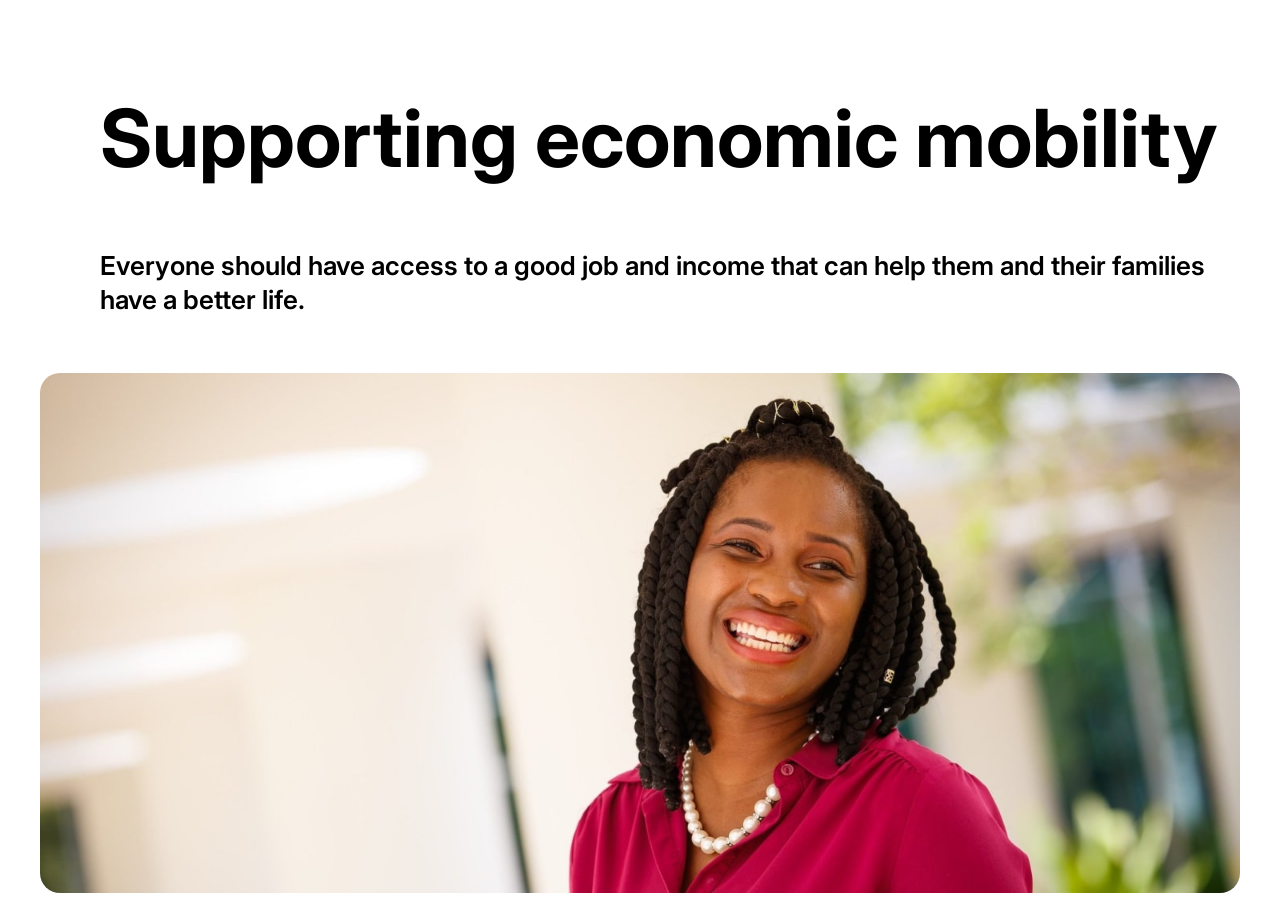
<file: hm1/index.html>
<!DOCTYPE html>
<html lang="en">
<head>
    <meta charset="UTF-8">
    <meta name="viewport" content="width=device-width, initial-scale=1.0">
    <title>Document</title>
    <link href="https://fonts.googleapis.com/css2?family=Inter:wght@400;700&display=swap" rel="stylesheet">
    <link rel="stylesheet" href="style.css">
</head>
<body>
    <div class="container">
        <section class="hero">
             <div class="hero-content">
                <h1>Supporting economic mobility</h1>
                <p>Everyone should have access to a good job and income that can help them and their families have a better life.</p>
             </div> 
             
             <img src="smiling-woman.jpg" alt="ผู้สาวยิ้ม">

        </section>
    </div>
</body>
</html>
</file>
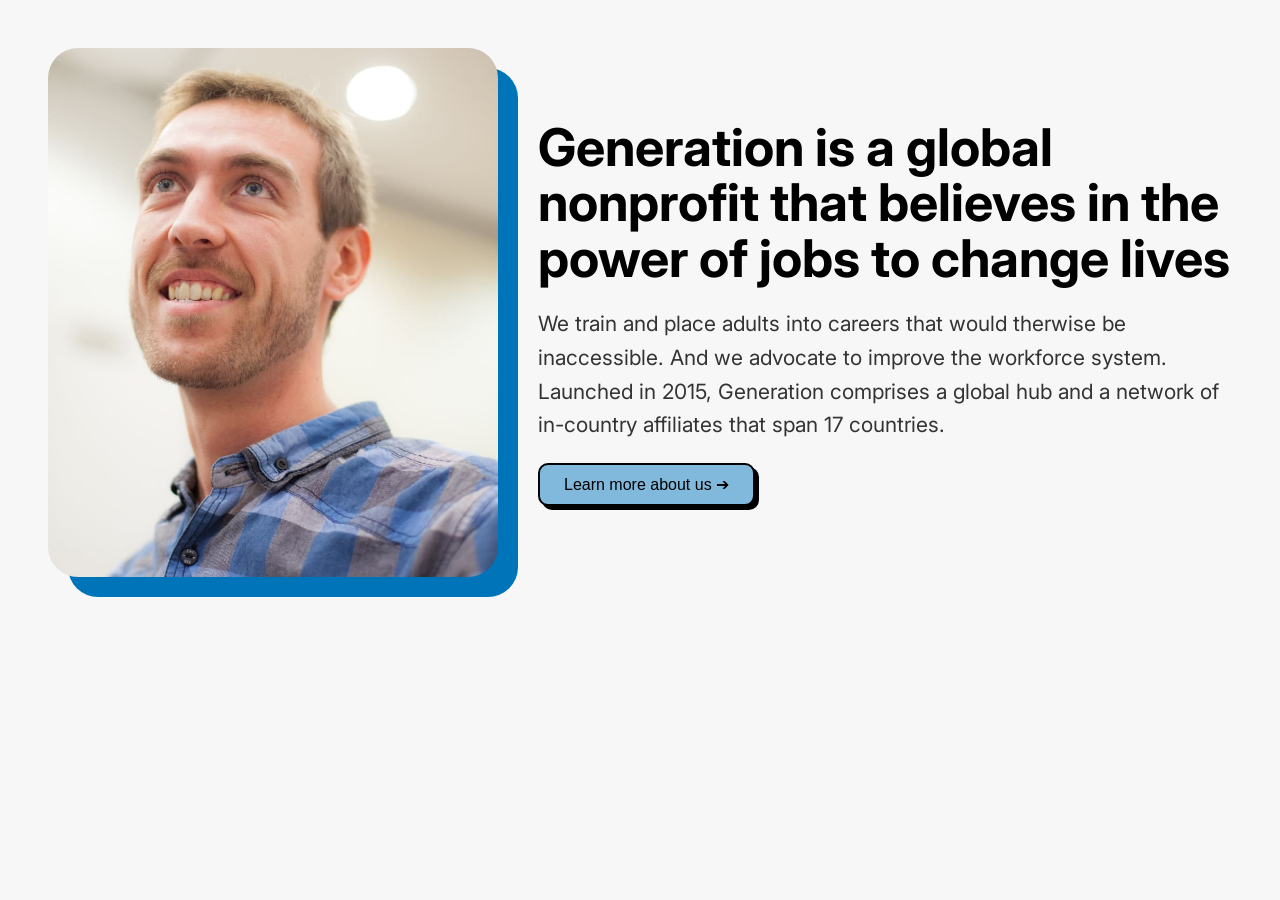
<file: hm2/index.html>
<!DOCTYPE html>
<html lang="en">
<head>
    <meta charset="UTF-8">
    <meta name="viewport" content="width=device-width, initial-scale=1.0">
    <title>Document</title>
    <link href="https://fonts.googleapis.com/css2?family=Inter:wght@400;700&display=swap" rel="stylesheet">
    <link rel="stylesheet" href="style.css">
</head>
<body>
    <div class="container">
        <section class="generation">

            <!--กล่องซ้าย ใส่รูปภาพและปุ่ม-->
            <div class="gen-image-box">
             <img src="ผู้บ่าวยิ้ม.jpg" alt="ผู้ยิ้ม">     
            
            </a>
            </div>

            <!--กล่องขวาใส่ข้อความ-->
            <div class="gen-content">
                <h2 class="hero-content">Generation is a 
                    global nonprofit that believes in the 
                    power of jobs to change lives
                </h2>
                <p>We train and place adults into careers that would
                   therwise be inaccessible. And we advocate to improve 
                   the workforce system. Launched in 2015, 
                   Generation comprises a global hub and a network of in-country affiliates that span 17 countries.
                </p>
                <a href="https://www.generation.org/about-us/"></a>
                <button>Learn more about us ➔</button>
            </div>    
        </section>
    </div>
</body>
</html>
</file>
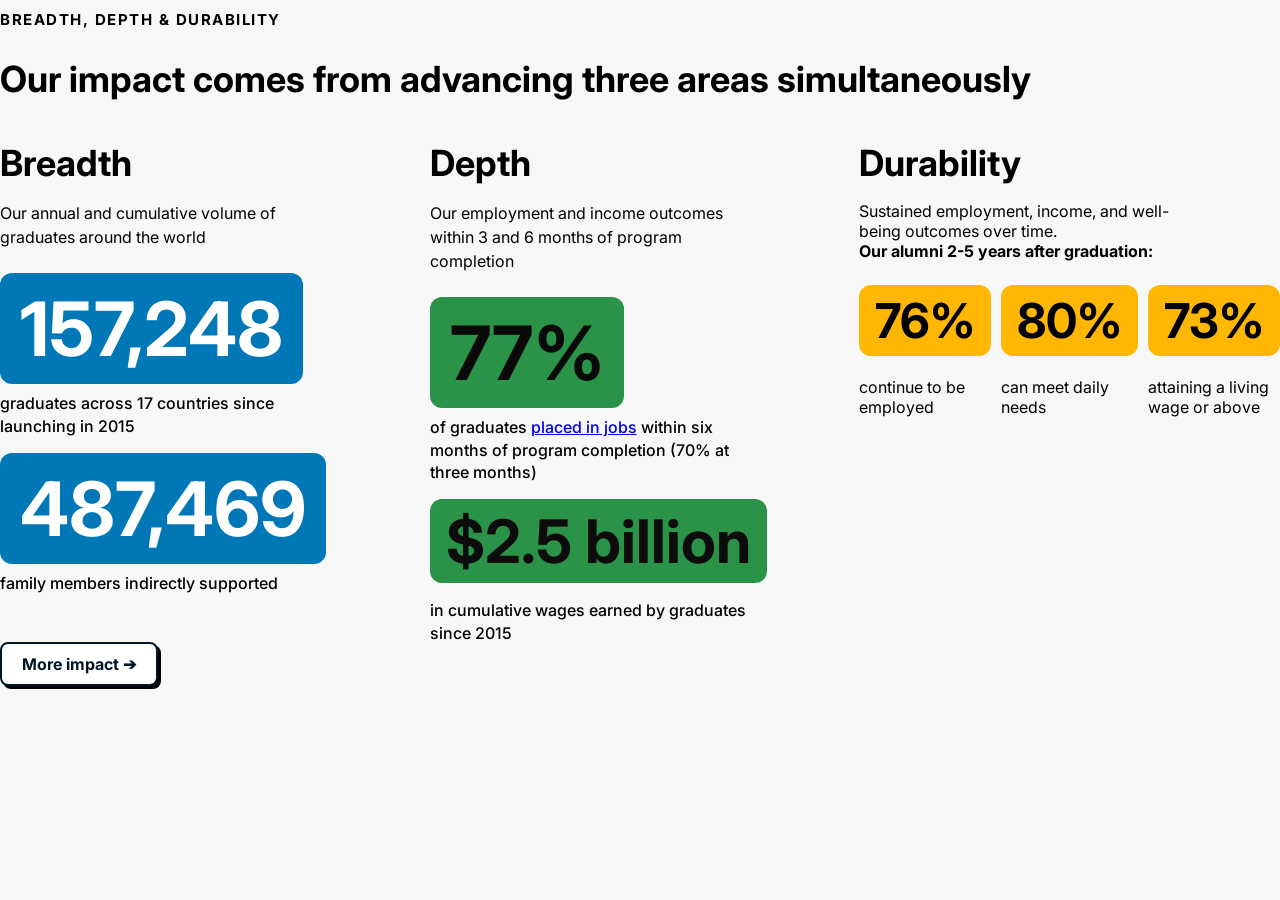
<file: hm3/index.html>
<!DOCTYPE html>
<html lang="en">

<head>
  <meta charset="UTF-8">
  <meta name="viewport" content="width=device-width, initial-scale=1.0">
  <link href="https://fonts.googleapis.com/css2?family=Inter:wght@400;700&display=swap" rel="stylesheet">
  <link rel="stylesheet" href="style.css">
  <title>Document</title>
</head>

<body>
  <div class="container">
    <section class="areas">

      <!--ส่วนหัวเรื่อง-->
      <div class="hero-header">
        <div class="hero-heading">
          <h2 class="heading">Breadth, Depth & Durability</h2>
        </div>

        <div class="head-block">
          <h2 class="heading1">Our impact comes from advancing three areas simultaneously</h2>
        </div>
      </div>

      <!--กล่องใบใหญ่คลุมcontent-->
      <div class="grid-block-3-column">

        <section class="box-hero">
          <div class="grid-hero">
            <!--กล่องcontentใบ 1 ซ้าย-->
            <div class="hero-top-section">
              <h2 class="hero-content">Breadth</h2>
              <p class="box-content">Our annual and cumulative volume of graduates around the world</p>
            </div>
            <div class="hero-bottom-section">
              <div class="block-column">
                <span class="content-background">157,248</span>
                <p class="content">graduates across 17 countries since launching in 2015</p>
              </div>
              <div class="block-column">
                <span class="content-background">487,469</span>
                <p class="content">family members indirectly supported</p>
              </div>
              <!--ปุ่มกด-->
              <div class="box-button">
                <a href="https://www.generation.org/impact/" class="custom-btn">More impact ➔</a>
            </div>
          </div>
      </div>
    </section>
    <!--กล่องcontentใบที่2 ตรงกลาง-->
    <section class="box-hero">
      <div class="grid-hero">
        <div class="hero-top-section">
          <h2 class="hero-content">Depth</h2>
          <p class="box-content">Our employment and income outcomes within 3 and 6 months of program completion</p>
        </div>
        <div class="hero-bottom-section">
          <div class="block-column">
            <span class="content-background">77%</span>
            <p class="content2">of graduates <a
                href="https://www.generation.org/news/why-our-job-placement-numbers-just-went-down-a-bit-on-purpose/">placed
                in jobs</a> within six months of program completion (70% at three months)</p>
          </div>
          <div class="block-column">
            <span class="content-background-size">$2.5 billion</span>
            <p class="content">in cumulative wages earned by graduates since 2015</p>
          </div>
        </div>
      </div>
    </section>
    <!--กล่องcontentใบที่3 ขวา-->
    <section class="box-hero">
      <div class="grid-hero">
        <div class="hero-top-section">
          <h2 class="hero-content">Durability</h2>
          <p class="box-contentt">Sustained employment, income, and well-being outcomes over time.
            <br><strong>Our alumni 2-5 years after graduation:</strong>
          </p>
        </div>
        <!-- สร้างกล่องแม่ครอบตัวเลขทั้ง 3 ตัวเพื่อให้สั่งเรียงแนวนอนง่ายๆ -->
        <div class="durability-row">
          <div class="small-box">
            <span class="content-background">76%</span>
            <p class="content">continue to be employed</p>
          </div>
          <div class="small-box">
            <span class="content-background">80%</span>
            <p class="content">can meet daily needs</p>
          </div>
          <div class="small-box">
            <span class="content-background">73%</span>
            <p class="content">attaining a living wage or above</p>
          </div>
        </div>
      </div>
    </section>


  </div>
  </section>
  </div>


</body>

</html>
</file>
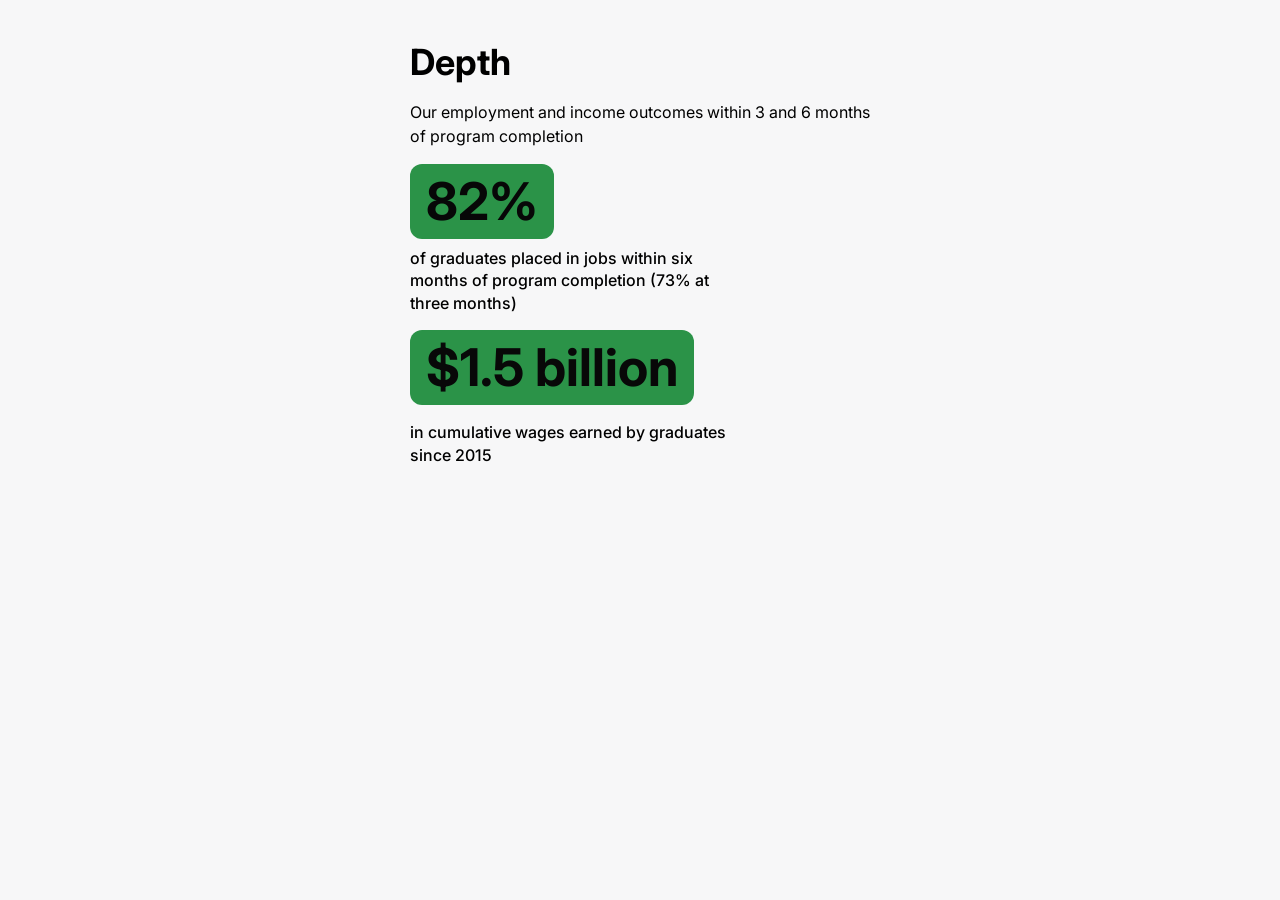
<file: hm4/index.html>
<!DOCTYPE html>
<html lang="en">

<head>
    <meta charset="UTF-8">
    <meta name="viewport" content="width=device-width, initial-scale=1.0">
    <title>Document</title>
    <link href="https://fonts.googleapis.com/css2?family=Inter:wght@400;700&display=swap" rel="stylesheet">
    <link rel="stylesheet" href="style.css">
</head>

<body>
    <div class="container">
        <section class="box-hero">
            <div class="grid-hero">
                <div class="hero-top-section">
                    <h2 class="hero-content">Depth</h2>
                    <p class="box-content">Our employment and income outcomes within 3 and 6 months of program
                        completion</p>
                </div>
                <div class="hero-bottom-section">
                    <div class="block-column">
                        <span class="content-background">82%</span>
                        <p class="content2">of graduates placed in jobs within six months of program completion (73% at three months)</p>
                    </div>
                    <div class="block-column">
                        <span class="content-background-size">$1.5 billion</span>
                        <p class="content">in cumulative wages earned by graduates since 2015</p>
                    </div>
                </div>
            </div>
        </section>
    </div>

</body>

</html>
</file>
<file: hm1/style.css>
.container {
    max-width: 1200px; /* กำหนดความกว้างสูงสุดของกล่อง */
    margin: 0 auto;    /* ดึงให้กล่องอยู่กึ่งกลางหน้าจอ */
    padding: 20px;     /* เผื่อพื้นที่ด้านข้างไม่ให้ชิดจอเวลาจอมือถือเล็กๆ */
}

.hero {
    display: flex;
    flex-direction: column; /* เรียงจากบนลงล่าง */
    align-items: center; /* จัดให้อยู่กึ่งกลางแนวนอน */
    gap: 30px;           /* เว้นระยะระหว่างข้อความกับรูป */
    width: 100%;
}

body {
    font-family: "Inter", sans-serif;
}

.hero-content h1{
    font-size: 80px;       /*ขนาดของตัวอักษร*/
    font-weight: 700;      /*ไม่ได้บอกถึงขนาดจะเล็กหรือใหญ่แต่บอกถึงความหนา บาง ของตัวหนังสือ*/
    line-height: 1.1;     /*การกำหนดระยะห่างระหว่างบรรทัดของข้อความ*/
}

.hero-content p{
    font-size: 26.1px;
    font-weight: 600;
    line-height: 1.3; 
}

.hero-content {
    padding-left: 60px; /* ปรับตัวเลขพิกเซลตามความต้องการว่าอยากให้เขยิบมากแค่ไหน */
}

.hero img{
    height: auto;
    width: 100%;
    border-radius: 20px;
    display: block;      /* เอาช่องว่างใต้รูปออก */
}
</file>
<file: hm2/style.css>
/* จัดกล่องแม่ให้แบ่งเป็น 2 ฝั่ง ซ้าย-ขวา */
.generation{
    display: flex;
    align-items: center; /* จัดให้อยู่กึ่งกลางในแนวตั้ง */
    gap: 40px;           /* ระยะห่างระหว่างฝั่งซ้ายกับฝั่งขวา */
    max-width: 1200px;
    margin: 0 auto;
    padding: 40px;
}

body {
    font-family: "Inter", sans-serif;
    background-color: #f7f7f8;
}

/* กำหนดขนาดกล่องฝั่งซ้าย (รูป) ให้กว้างพอดีๆ ไม่ล้นจอ */
.gen-image-box {
   width: 450px; /* ล็อกขนาดรูปไว้พอดีๆ ไม่ให้ใหญ่เกินไป */
   flex-shrink: 0;
}

/* ทำให้รูปภาพวิ่งเต็มความกว้างของกล่องแม่ที่มันอยู่ (ซึ่งถูกจำกัดไว้ที่ 450px แล้ว) */
.gen-image-box img {
    width: 100%;
    height: auto;
    border-radius: 30px;
    display: block;
    filter: drop-shadow(20px 20px #0074b9);
}

/* กำหนดขนาดกล่องฝั่งขวา (ข้อความและปุ่ม) */
.gen-content {
    flex: 1;             /* แบ่งพื้นที่ฝั่งขวา */
}

.gen-content h2 {
    font-size: 52px; /* ปรับขนาดตัวหนังสือหัวข้อให้ใหญ่สวยเท่าของโค้ช */
    font-weight: bold;
    margin-bottom: 20px;
    text-wrap: pretty;
    
}

.hero-content{
    line-height: 1.07;
    margin: 0 0 2rem;
}

.gen-content p {
    font-size: 21px;
    line-height: 1.6; /* เพิ่มระยะห่างระหว่างบรรทัดให้อ่านง่าย */
    color: #333;
}

.gen-content button{
    filter: drop-shadow(4px 4px #020000);
    border: 2px solid #000203;
    background-color: #80b9dc;
    border-radius: 10px;
    align-items: center;
    display: inline-flex;
    padding: 10px 24px;
    font-size: 16px;
}

.gen-content button:hover {
    background-color: #68a4d4;
}
</file>
<file: hm3/style.css>
.areas{
    gap: 40px; 
    margin: 0;
}

body{
    font-family: "Inter", sans-serif;
    background-color: #f7f7f8;
    padding: 0;
    margin: 0;
}

.hero-header{
    margin: 0 0 1.5rem;
}


.hero-heading h2{
    padding: 0;
    font-size: 15px;
    font-weight: 700;
    line-height: 1;
    display: block;
    text-transform: uppercase;
    letter-spacing: .1em;
}

.head-block h2{
    display: flex;
    font-size: 36px;
}

.grid-block-3-column{
    gap: 2rem 1rem;
    margin-top: 2.5rem;
    display: grid;
    grid-template-columns: 1fr 1fr 1fr;
    margin-top: 2.5rem;
    align-items: start; /* ให้เนื้อหาในแต่ละกล่องเริ่มเรียงจากด้านบนเหมือนกัน */
}

.box-hero {
    display: flex;
    flex-direction: column;
    height: 100%; /* ให้ความสูงเต็มช่อง */
}



.content-background {
    display: inline-block;        /* ทำให้กล่องหดตัวพอดีกับขนาดตัวเลข */
    font-size: 75px;
    font-weight: bold;
    padding: 10px 20px;           /* ระยะห่างขอบใน */
    border-radius: 12px;          /* ความโค้งมนของป้าย */
    margin-bottom: -0.5rem;
    width: fit-content;
}

/* 1. คอลัมน์ที่ 1 (Breadth): พื้นหลังสีฟ้า ตัวหนังสือสีขาว */
.box-hero:nth-child(1) .content-background {
    background-color: #0077b6; /* ปรับเฉดสีฟ้าตามต้นฉบับ */
    color: #ffffff;
}

/* 2. คอลัมน์ที่ 2 (Depth): พื้นหลังสีเขียว ตัวหนังสือสีขาว */
.box-hero:nth-child(2) .content-background {
    background-color: #2b9348; /* ปรับเฉดสีเขียวตามต้นฉบับ */
    color: #0a0a0a;
}

/* 3. คอลัมน์ที่ 3 (Durability): พื้นหลังสีเหลือง ตัวหนังสือสีดำ */
.box-hero:nth-child(3) .content-background {
    background-color: #ffb703; /* ปรับเฉดสีเหลืองตามต้นฉบับ */
    color: #000000;
    font-size: 48px;
    display: inline-block;
    width: fit-content;
    padding: 6px 16px;
}

.hero-content{
    font-size: 36px;
    margin: 0 0 1.0rem;
}

.box-content{
    font-size: 16px;
    line-height: 1.5;
}

.box-hero .grid-hero >p{      /* กำหนดให้ส่วนหัวข้อและข้อความนำของทุกกล่องมีความสูงเท่ากัน บรรทัดถัดไปจะได้ไม่เหลื่อมกัน */
    min-height: 50px;        /* ปรับตัวเลขนี้เพิ่ม-ลดตามความเหมาะสมของข้อความที่ยาวที่สุด */
}

.block-small {
    margin-top: 1rem;
}

.small-block {
    display: block;
    font-size: 32px;
    font-weight: bold;
    margin-top: 0.8rem;
    margin-bottom: 0.2rem;
}

/* สั่งให้กล่องแม่ของ Durability เรียงตัวเลข 3 ตัวเป็นแนวนอน */
.durability-row {
    display: flex;
    gap: 10px; /* ระยะห่างระหว่างกล่องเหลืองทั้ง 3 */
    align-items: flex-start;
}

/* แก้ไขเฉพาะป้ายสีเหลืองในกล่อง Durability */
.durability-row .content-background {
    display: inline-block;     /* สำคัญ: บังคับให้ป้ายหดตัวพอดีกับเนื้อหาข้างใน */
    width: fit-content;        /* สำคัญ: บังคับให้ป้ายกว้างเท่าที่เนื้อหาต้องการ */
    margin-bottom: 0.3rem;
}

/* ปรับสไตล์กล่องย่อยให้เรียงตั้งลงไปข้างในกล่องใครกล่องมัน */
.durability-row .small-box {
    display: flex;
    flex-direction: column;
}

.box-hero, .grid-hero {
    display: flex;
    flex-direction: column;
    height: 100%;
}

.hero-top-section p{
    max-width: 320px; /* ปรับค่าตัวเลขนี้ (เช่น 300px - 340px) จนกว่าข้อความจะตัดลงเป็น 2 บรรทัดสวยงาม */
    margin-bottom: 1.5rem; /* รักษาระยะห่างด้านล่างไว้เหมือนเดิม */
}

.hero-bottom-section .block-column p{
    font-weight: 500;
    max-width: 320px;
    line-height: 1.4;
}

.box-hero:nth-child(2) .content-background-size{
    background-color: #2b9348; /* ปรับเฉดสีเขียวตามต้นฉบับ */
    color: #0c0c0c;
    font-size: 60px;
    font-weight: 700;
    border-radius: 12px; 
    display: inline-block;     /* สำคัญ: บังคับให้ป้ายหดตัวพอดีกับเนื้อหาข้างใน */
    width: fit-content;        /* สำคัญ: บังคับให้ป้ายกว้างเท่าที่เนื้อหาต้องการ */
    padding: 6px 16px;
} 

.box-button{
    display: inline-flex;
    align-items: center;
    background-color: #ffffff;
    color: #000000;
    padding: 10px 20px;
    filter: drop-shadow(3px 3px #000000);
    border: 2px solid #001725;
    border-radius: 8px;
    font-weight: bold;
    margin-top: 2rem;
    width: fit-content;
    text-decoration: none;
}

.box-button a {
    text-decoration: none !important; /* บังคับตัดเส้นใ้ออกเด็ดขาด */
    color: #001725 !important;        /* บังคับให้ตัวหนังสือเป็นสีดำเข้มตามธีม */
}

.box-button:hover{
  transform: translateY(-5px);
  box-shadow: 0 8px 18px rgba(0, 0, 0, 08)
}
</file>
<file: hm4/style.css>
.box-hero {
    display: flex;
    flex-direction: column;
    width: 100%;
    max-width: 500px; /* กำหนดความกว้างสูงสุดของกล่อง */
    margin: 0 auto;   /* คำสั่งนี้จะช่วยดันซ้าย-ขวาให้อัตโนมัติ กล่องจะไปอยู่ตรงกลางจอพอดี */
    padding: 20px;
    box-sizing: border-box;
}

body{
    font-family: "Inter", sans-serif;
    background-color: #f7f7f8;
    padding: 0;
    margin: 0;
}



.container {
    max-width: 1200px; /* กำหนดความกว้างสูงสุดของกล่อง */
    margin: 0 auto;    /* ดึงให้กล่องอยู่กึ่งกลางหน้าจอ */
    padding: 20px;     /* เผื่อพื้นที่ด้านข้างไม่ให้ชิดจอเวลาจอมือถือเล็กๆ */
}


.box-hero {
    display: flex;
    flex-direction: column;
    height: 100%; /* ให้ความสูงเต็มช่อง */
}

.grid-hero {
    display: flex;
    flex-direction: column;
    height: 100%;
}

.block-column .content-background{
    background-color: #2b9348;
    color: #070707; /* เปลี่ยนเป็นสีขาวเพื่อให้ตัดกับพื้นหลังเขียวและอ่านง่ายเหมือนต้นฉบับ */
    font-size: 52px; /* ปรับลดลงนิดนึงจาก 60px ป้องกันตัวเลขยาวๆ ล้นป้าย */
    font-weight: 700;
    border-radius: 12px;
    display: inline-block;
    width: fit-content;
    padding: 6px 16px;
}

.content-background-size {
    background-color: #2b9348;
    color: #080808; /* เปลี่ยนเป็นสีขาวเพื่อให้ตัดกับพื้นหลังเขียวและอ่านง่ายเหมือนต้นฉบับ */
    font-size: 52px; /* ปรับลดลงนิดนึงจาก 60px ป้องกันตัวเลขยาวๆ ล้นป้าย */
    font-weight: 700;
    border-radius: 12px;
    display: inline-block;
    width: fit-content;
    padding: 6px 16px;
}

.hero-bottom-section .block-column p{
    font-weight: 500;
    max-width: 320px;
    line-height: 1.4;
}

.hero-content{
    font-size: 36px;
    margin: 0 0 1.0rem;
}

.content-background {
    display: inline-block;        /* ทำให้กล่องหดตัวพอดีกับขนาดตัวเลข */
    font-size: 75px;
    font-weight: bold;
    padding: 10px 20px;           /* ระยะห่างขอบใน */
    border-radius: 12px;          /* ความโค้งมนของป้าย */
    margin-bottom: -0.5rem;
    width: fit-content;
}

.box-content{
    font-size: 16px;
    line-height: 1.5;
}
</file>
